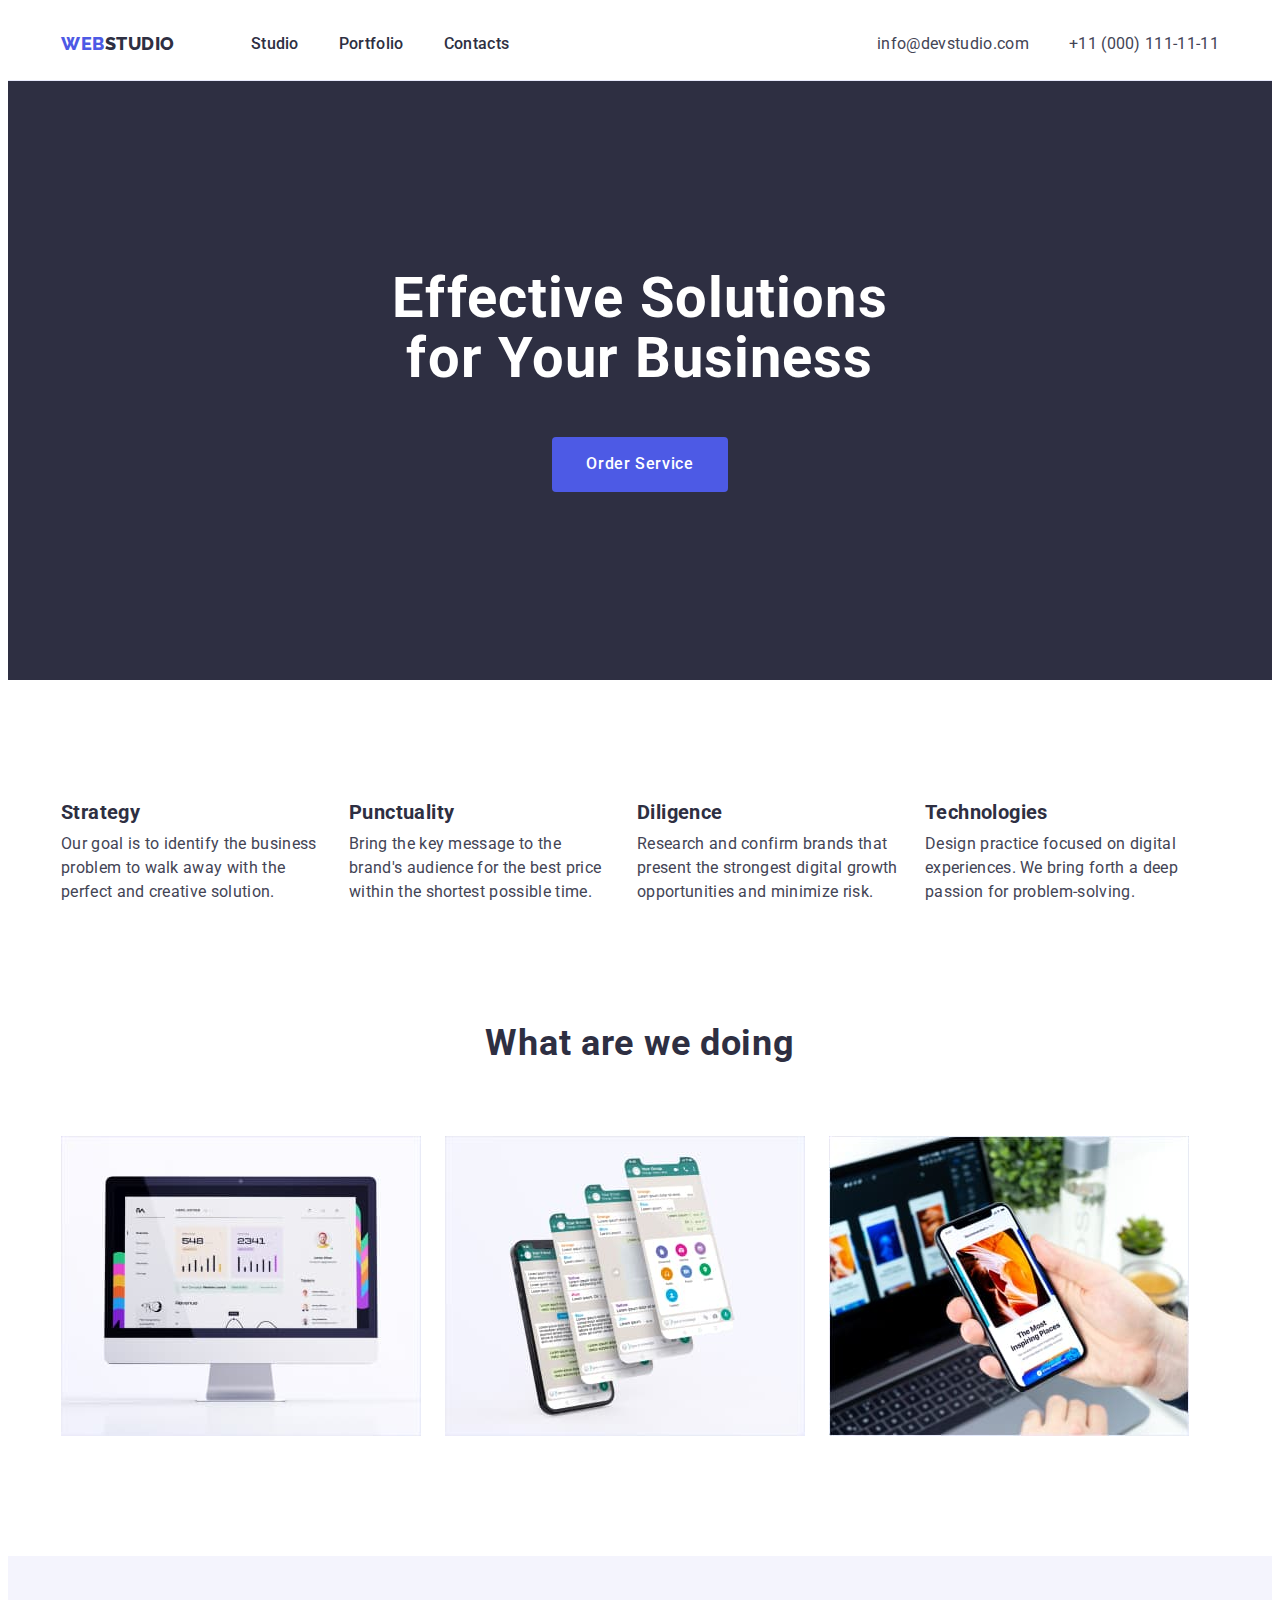
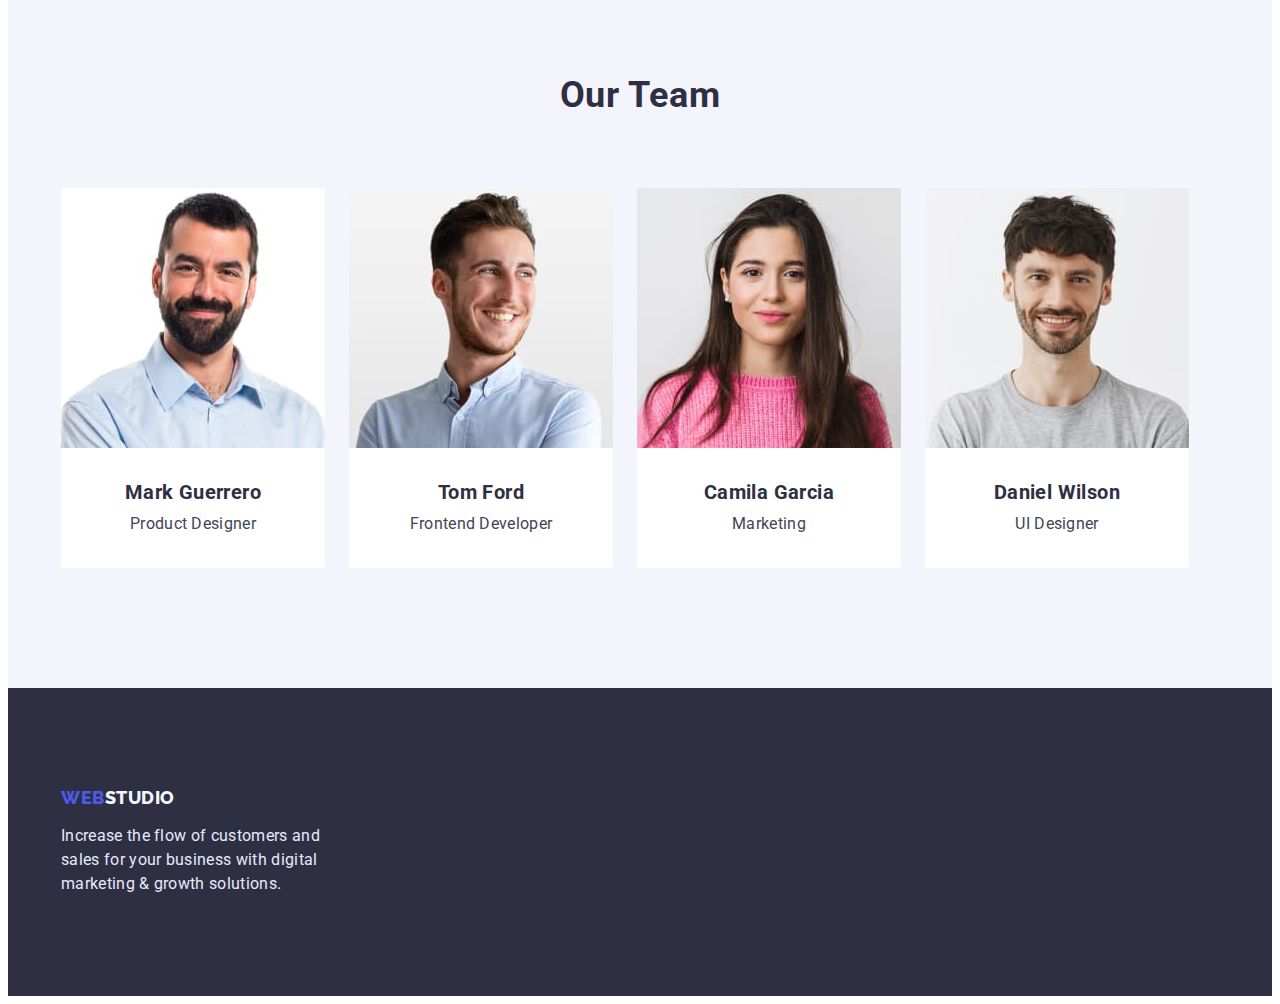
<file: index.html>
<!DOCTYPE html>
<html lang="en">
  <head>
    <meta charset="UTF-8" />
    <meta http-equiv="X-UA-Compatible" content="IE=edge" />
    <meta name="viewport" content="width=device-width, initial-scale=1.0" />
    <title>Studio</title>
    <link rel="preconnect" href="https://fonts.googleapis.com" />
    <link rel="preconnect" href="https://fonts.gstatic.com" crossorigin />
    <link
      href="https://fonts.googleapis.com/css2?family=Raleway:wght@800&family=Roboto:wght@400;500;700;900&display=swap"
      rel="stylesheet"
    />
    <link
      rel="stylesheet"
      href="https://cdnjs.cloudflare.com/ajax/libs/modern-normalize/1.1.0/modern-normalize.min.css"
      integrity="sha512-wpPYUAdjBVSE4KJnH1VR1HeZfpl1ub8YT/NKx4PuQ5NmX2tKuGu6U/JRp5y+Y8XG2tV+wKQpNHVUX03MfMFn9Q=="
      crossorigin="anonymous"
      referrerpolicy="no-referrer"
    />
    <link rel="stylesheet" href="./css/styles.css" />
  </head>
  <body>
    <header class="header">
      <div class="container header-container">
        <nav class="header-navigation">
          <a class="header-logo link" href="/"
            ><span class="header-logo-blue">WEB</span>STUDIO</a
          >
          <ul class="header-list list">
            <li class="header-item">
              <a class="header-link link" href="./index.html">Studio</a>
            </li>
            <li class="header-item">
              <a class="header-link link" href="./portfolio.html">Portfolio</a>
            </li>
            <li class="header-item">
              <a class="header-link link" href="./index.html">Contacts</a>
            </li>
          </ul>
        </nav>
        <ul class="header-list list">
          <li class="header-item">
            <a class="header-mailto link" href="mailto:info@devstudio.com"
              >info@devstudio.com</a
            >
          </li>
          <li class="header-item">
            <a class="header-tel link" href="tel:+11000111-11-11"
              >+11 (000) 111-11-11</a
            >
          </li>
        </ul>
      </div>
    </header>
    <main>
      <section class="hero">
        <div class="container">
          <h1 class="hero-tetle">Effective Solutions<br />for Your Business</h1>
          <button class="hero-btn" type="button">Order Service</button>
        </div>
      </section>
      <section class="skills">
        <div class="container">
          <h2 class="skills-hidden">Skills</h2>
          <ul class="skills-list list">
            <li class="skills-item">
              <h3 class="skills-title">Strategy</h3>
              <p class="skills-after-title">
                Our goal is to identify the business problem to walk away with
                the perfect and creative solution.
              </p>
            </li>
            <li class="skills-item">
              <h3 class="skills-title">Punctuality</h3>
              <p class="skills-after-title">
                Bring the key message to the brand's audience for the best price
                within the shortest possible time.
              </p>
            </li>
            <li class="skills-item">
              <h3 class="skills-title">Diligence</h3>
              <p class="skills-after-title">
                Research and confirm brands that present the strongest digital
                growth opportunities and minimize risk.
              </p>
            </li>
            <li class="skills-item">
              <h3 class="skills-title">Technologies</h3>
              <p class="skills-after-title">
                Design practice focused on digital experiences. We bring forth a
                deep passion for problem-solving.
              </p>
            </li>
          </ul>
        </div>
      </section>
      <section class="technologi">
        <div class="container">
          <h2 class="technologi-title">What are we doing</h2>
          <ul class="technologi-list list">
            <li class="technologi-item">
              <img
                src="./images/monitor.jpg"
                alt="computers and gadgets"
                width="360"
                height="300"
              />
            </li>
            <li class="technologi-item">
              <img
                src="./images/telefon.jpg"
                alt="computers and gadgets"
                width="360"
                height="300"
              />
            </li>
            <li class="technologi-item">
              <img
                src="./images/phone-in-hand.jpg"
                alt="computers and gadgets"
                width="360"
                height="300"
              />
            </li>
          </ul>
        </div>
      </section>
      <section class="team">
        <div class="container">
          <h2 class="team-basic-title">Our Team</h2>
          <ul class="team-list list">
            <li class="team-item">
              <img
                src="./images/mark1.jpg"
                alt="Foto Mark"
                width="264"
                height="260"
              />
              <h3 class="team-title">Mark Guerrero</h3>
              <p class="team-after-title">Product Designer</p>
            </li>
            <li class="team-item">
              <img
                src="./images/tom2.jpg"
                alt="Foto Tom"
                width="264"
                height="260"
              />
              <h3 class="team-title">Tom Ford</h3>
              <p class="team-after-title">Frontend Developer</p>
            </li>
            <li class="team-item">
              <img
                src="./images/gamila3.jpg"
                alt="Foto Gamila"
                width="264"
                height="260"
              />
              <h3 class="team-title">Camila Garcia</h3>
              <p class="team-after-title">Marketing</p>
            </li>
            <li class="team-item">
              <img
                src="./images/daniel4.jpg"
                alt="Foto Daniel"
                width="264"
                height="260"
              />
              <h3 class="team-title">Daniel Wilson</h3>
              <p class="team-after-title">UI Designer</p>
            </li>
          </ul>
        </div>
      </section>
    </main>
    <footer class="footer">
      <div class="container">
        <a class="footer-logo link" href="/"
          ><span class="footer-logo-blue">WEB</span>STUDIO</a
        >
        <p class="footer-title">
          Increase the flow of customers and sales for your business with
          digital marketing & growth solutions.
        </p>
      </div>
    </footer>
  </body>
</html>
</file>
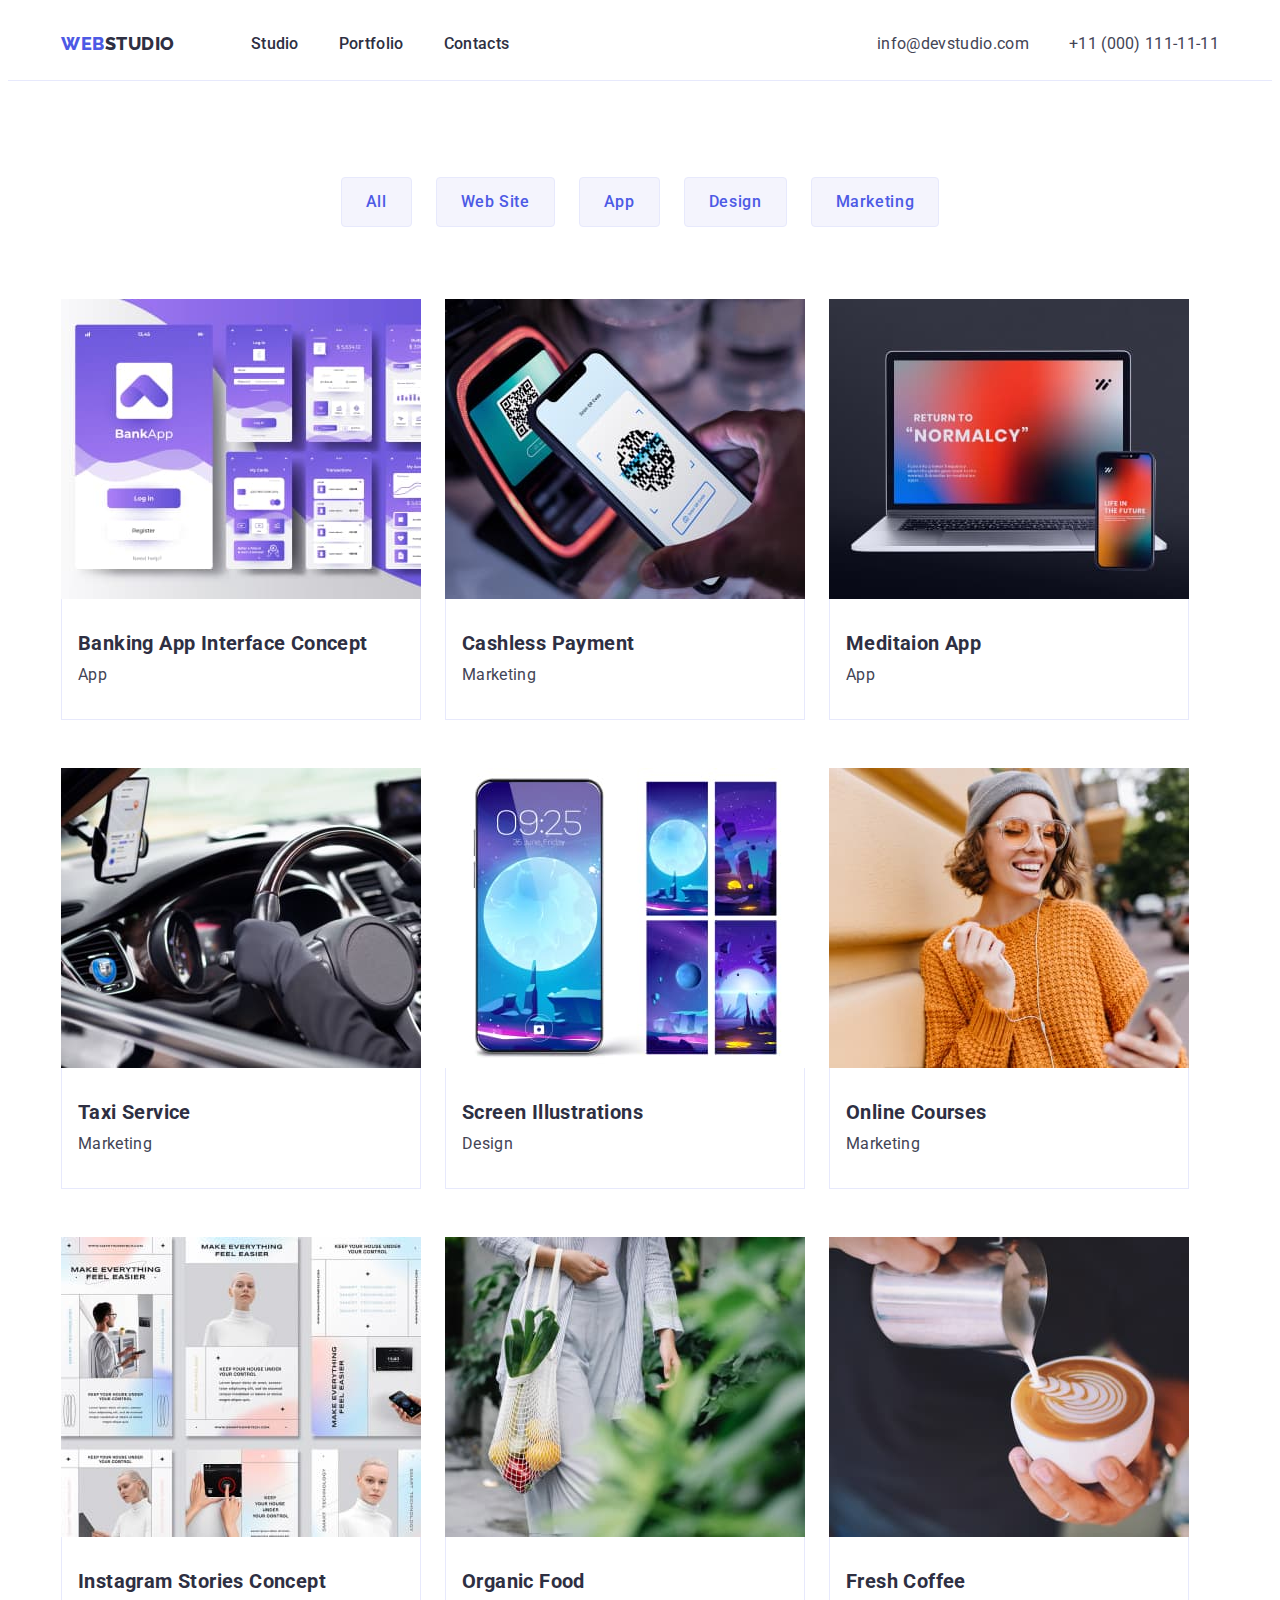
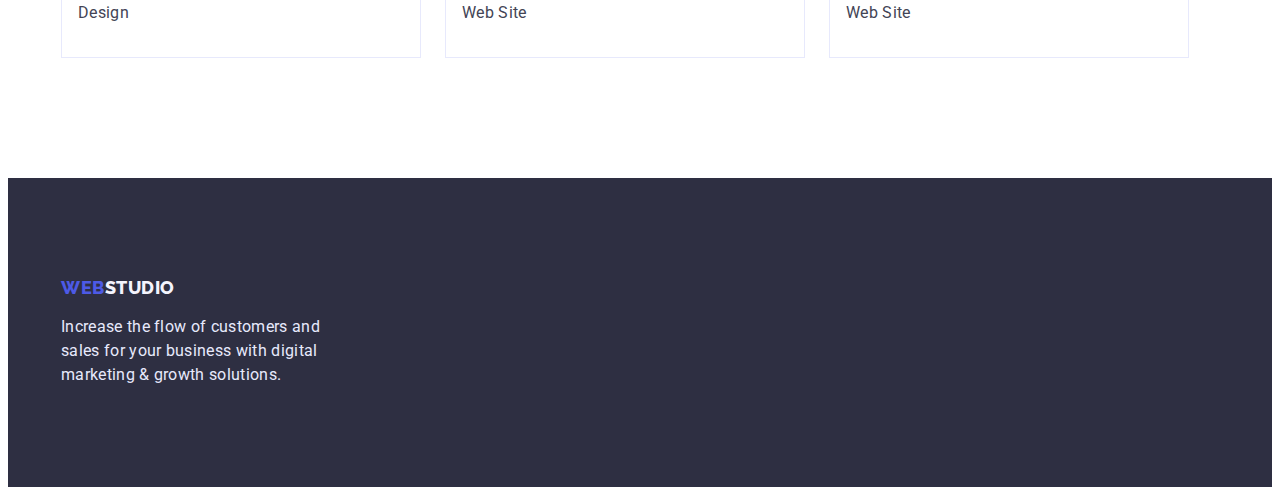
<file: portfolio.html>
<!DOCTYPE html>
<html lang="en">
  <head>
    <meta charset="UTF-8" />
    <meta http-equiv="X-UA-Compatible" content="IE=edge" />
    <meta name="viewport" content="width=device-width, initial-scale=1.0" />
    <title>Portfolio</title>
    <link rel="preconnect" href="https://fonts.googleapis.com" />
    <link rel="preconnect" href="https://fonts.gstatic.com" crossorigin />
    <link
      href="https://fonts.googleapis.com/css2?family=Raleway:wght@800&family=Roboto:wght@400;500;700;900&display=swap"
      rel="stylesheet"
    />
    <link
      rel="stylesheet"
      href="https://cdnjs.cloudflare.com/ajax/libs/modern-normalize/1.1.0/modern-normalize.min.css"
      integrity="sha512-wpPYUAdjBVSE4KJnH1VR1HeZfpl1ub8YT/NKx4PuQ5NmX2tKuGu6U/JRp5y+Y8XG2tV+wKQpNHVUX03MfMFn9Q=="
      crossorigin="anonymous"
      referrerpolicy="no-referrer"
    />
    <link rel="stylesheet" href="./css/styles.css" />
  </head>
  <body>
    <header class="header">
      <div class="container header-container">
        <nav class="header-navigation">
          <a class="header-logo link" href="/"
            ><span class="header-logo-blue">WEB</span>STUDIO</a
          >
          <ul class="header-list list">
            <li class="header-item">
              <a class="header-link link" href="./index.html">Studio</a>
            </li>
            <li class="header-item">
              <a class="header-link link" href="./portfolio.html">Portfolio</a>
            </li>
            <li class="header-item">
              <a class="header-link link" href="./index.html">Contacts</a>
            </li>
          </ul>
        </nav>
        <ul class="header-list list">
          <li class="header-item">
            <a class="header-mailto link" href="mailto:info@devstudio.com"
              >info@devstudio.com</a
            >
          </li>
          <li class="header-item">
            <a class="header-tel link" href="tel:+11000111-11-11"
              >+11 (000) 111-11-11</a
            >
          </li>
        </ul>
      </div>
    </header>
    <main>
      <section class="portfolio">
        <div class="container">
          <h1 class="portfolio-hidden">Portfolio</h1>
          <ul class="portfolio-btn-list list">
            <li class="portfolio-btn-item">
              <button class="portfolio-btn" type="button">All</button>
            </li>
            <li class="portfolio-dtn-item">
              <button class="portfolio-btn" type="button">Web Site</button>
            </li>
            <li class="portfolio-btn-item">
              <button class="portfolio-btn" type="button">App</button>
            </li>
            <li class="portfolio-btn-item">
              <button class="portfolio-btn" type="button">Design</button>
            </li>
            <li class="portfolio-btn-item">
              <button class="portfolio-btn" type="button">Marketing</button>
            </li>
          </ul>
          <ul class="portfolio-list list">
            <li class="portfolio-item">
              <a class="portfolio-link link" href=""
                ><img
                  src="./images/programs1.jpg"
                  alt="banking program"
                  width="360"
                  height="300"
                />
                <div class="border">
                  <h2 class="portfolio-title">Banking App Interface Concept</h2>
                  <p class="portfolio-under-titie">App</p>
                </div></a
              >
            </li>
            <li class="portfolio-item">
              <a class="portfolio-link link" href=""
                ><img
                  src="./images/applications2.jpg"
                  alt="barcode scanner"
                  width="360"
                  height="300"
                />
                <div class="border">
                  <h2 class="portfolio-title">Cashless Payment</h2>
                  <p class="portfolio-under-titie">Marketing</p>
                </div></a
              >
            </li>
            <li class="portfolio-item">
              <a class="portfolio-link link" href=""
                ><img
                  src="./images/phone-and-computer3.jpg"
                  alt="program for computers and phones"
                  width="360"
                  height="300"
                />
                <div class="border">
                  <h2 class="portfolio-title">Meditaion App</h2>
                  <p class="portfolio-under-titie">App</p>
                </div></a
              >
            </li>
            <li class="portfolio-item">
              <a class="portfolio-link link" href=""
                ><img
                  src="./images/navigation4.jpg"
                  alt="programs with cards"
                  width="360"
                  height="300"
                />
                <div class="border">
                  <h2 class="portfolio-title">Taxi Service</h2>
                  <p class="portfolio-under-titie">Marketing</p>
                </div></a
              >
            </li>
            <li class="portfolio-item">
              <a class="portfolio-link link" href=""
                ><img
                  src="./images/themes-for-phones5.jpg"
                  alt="pictures for phones"
                  width="360"
                  height="300"
                />
                <div class="border">
                  <h2 class="portfolio-title">Screen Illustrations</h2>
                  <p class="portfolio-under-titie">Design</p>
                </div></a
              >
            </li>
            <li class="portfolio-item">
              <a class="portfolio-link link" href=""
                ><img
                  src="./images/ligaments6.jpg"
                  alt="distance learning"
                  width="360"
                  height="300"
                />
                <div class="border">
                  <h2 class="portfolio-title">Online Courses</h2>
                  <p class="portfolio-under-titie">Marketing</p>
                </div></a
              >
            </li>
            <li class="portfolio-item">
              <a class="portfolio-link link" href=""
                ><img
                  src="./images/social-networks7.jpg"
                  alt="advertising instanram"
                  width="360"
                  height="300"
                />
                <div class="border">
                  <h2 class="portfolio-title">Instagram Stories Concept</h2>
                  <p class="portfolio-under-titie">Design</p>
                </div></a
              >
            </li>
            <li class="portfolio-item">
              <a class="portfolio-link link" href=""
                ><img
                  src="./images/useful-food8.jpg"
                  alt="heaith"
                  width="360"
                  height="300"
                />
                <div class="border">
                  <h2 class="portfolio-title">Organic Food</h2>
                  <p class="portfolio-under-titie">Web Site</p>
                </div></a
              >
            </li>
            <li class="portfolio-item">
              <a class="portfolio-link link" href=""
                ><img
                  src="./images/coffe9.jpg"
                  alt="a cup of coffee"
                  width="360"
                  height="300"
                />
                <div class="border">
                  <h2 class="portfolio-title">Fresh Coffee</h2>
                  <p class="portfolio-under-titie">Web Site</p>
                </div></a
              >
            </li>
          </ul>
        </div>
      </section>
    </main>
    <footer class="footer">
      <div class="container">
        <a class="footer-logo link" href="/"
          ><span class="footer-logo-blue">WEB</span>STUDIO</a
        >
        <p class="footer-title">
          Increase the flow of customers and sales for your business with
          digital marketing & growth solutions.
        </p>
      </div>
    </footer>
  </body>
</html>
</file>
<file: css/styles.css>
:root {
    --blue-btn-color:#4D5AE5;
    --dark-title-color:#2E2F42;
    --black-title-color:#434455;
    --white-title-color:#FFFFFF;
    --ocean-btn-color:#404BBF;
    --subtle-text-color:#8E8F99;
    --light-background-color:#F4F4FD;
    --accent-background-color:#E7E9FC;
}
p, 
h1,
h2,
h3,
h4,
h5,
h6 {
    margin: 0;
}
ul {
    margin: 0;
    padding-left: 0;
}
img {
    display: block;
}
body {
    font-family: 'Roboto',sans-serif;
    color: var(--dark-title-color);
}
.list {
    list-style: none;
}
.link {
    text-decoration: none;
}

.header {
    background: var(--white-title-color);
    border-bottom: 1px solid var(--accent-background-color);
}
.header-container{
    display: flex;
}
.header-navigation {
    display: flex;
    align-items: center;
    margin-right: auto;
}
.header-list {
    display: flex;
    gap: 40px;
}


.header-logo {
font-family: 'Raleway',sans-serif;
font-weight: 800;
font-size: 18px;
line-height: 1.33;
letter-spacing: 0.03em;
color: var(--dark-title-color);
margin-right: 76px;
}
.header-logo-blue {
font-family: 'Raleway',sans-serif;
font-weight: 800;
font-size: 18px;
line-height: 1.33;
letter-spacing: 0.03em;
color: var(--blue-btn-color);
}
.header-link {
    display: block;
    font-weight: 500;
    font-size: 16px;
    line-height: 1.5;
    letter-spacing: 0.02em;
    color: var(--dark-title-color);
    padding-top: 24px;
    padding-bottom: 24px;
}
.header-link:hover,.header-link:focus {
color: var(--blue-btn-color);
}

.header-mailto {
display: block;
font-size: 16px;
line-height: 1.5;
letter-spacing: 0.02em;
color: var(--black-title-color);
padding-top: 24px;
padding-bottom: 24px;
}
.header-tel {
display: block;
font-size: 16px;
line-height: 1.5;
letter-spacing: 0.02em;
color: var(--black-title-color);
padding-top: 24px;
padding-bottom: 24px;
}
.header-mailto:hover,.header-mailto:focus {
    color: var(--blue-btn-color);
}
.header-tel:hover,.header-tel:focus {
    color: var(--blue-btn-color);
}



.container {
    width: 1158px;
    padding-left: 15px;
    padding-right: 15px;
    margin: 0 auto;
}


.hero {
    background: var(--dark-title-color);
    padding-top: 188px;
    padding-bottom: 188px;
}
.hero-tetle {
font-weight: 700;
font-size: 56px;
line-height: 1.07;
letter-spacing: 0.02em;
color: var(--white-title-color);
margin-bottom: 48px;
}
.hero > .container {
    text-align: center;
}
.hero-btn {
    font-family: inherit;
    font-weight: 500;
    font-size: 16px;
    line-height: 1.18;
    letter-spacing: 0.04em;
    color: var(--white-title-color);
    background: var(--blue-btn-color);
    display: inline-block;
    border-radius: 4px;
    border-color: transparent;
    cursor: pointer;
    padding: 16px 32px;
}
.hero-btn:hover, .hero-btn:focus {
    background: var(--ocean-btn-color);
}


.skills {
    background: var(--white-title-color);
    padding-top: 120px;
}
.skills-list{
    display: flex;
    gap: 24px;
}
.skills-hidden {
    position: absolute;
    white-space: nowrap;
    width: 1px;
    height: 1px;
    overflow: hidden;
    border: 0;
    padding: 0;
    clip: rect(0 0 0 0);
    clip-path:inset(50%);
    margin: -1px;
}
.skills-title {
font-weight: 700;
font-size: 20px;
line-height: 1.2;
letter-spacing: 0.02em;
margin-bottom: 8px;
}
.skills-after-title {
width: 264px;
min-height: 72px;
font-size: 16px;
line-height: 1.5;
letter-spacing: 0.02em;
color: var(--black-title-color);
}


.technologi {
    background:var(--white-title-color);
    padding-top: 120px;
    padding-bottom: 120px;
}
.technologi-item {
    width: calc((100%-48) / 3);
}

.technologi-title {
font-weight: 700;
font-size: 36px;
line-height: 1.11;
text-align: center;
letter-spacing: 0.02em;
}
.technologi-list {
    display: flex;
    margin-top: 72px;
    gap: 24px;
}


.team {
    background: var(--light-background-color);
    padding-top: 120px;
    padding-bottom: 120px;
}
.team-item {
    background:var(--white-title-color);
    width: calc((100%-72px) / 4);
    padding-bottom: 32px;
   }
.team-list {
    display: flex;
    gap: 24px;
}
.team-basic-title {
font-weight: 700;
font-size: 36px;
line-height: 1.11;
text-align: center;
letter-spacing: 0.02em;
text-transform: capitalize;
margin-bottom: 72px;
}
.team-title {
font-weight: 700;
font-size: 20px;
line-height: 1.2;
letter-spacing: 0.02em;
text-align: center;
margin-top: 32px;
margin-bottom: 8px;
}
.team-after-title {
font-size: 16px;
line-height: 1.5;
letter-spacing: 0.02em;
text-align: center;
color: var(--black-title-color);
}


.footer {
    background:  var(--dark-title-color);
    padding-top: 100px;
    padding-bottom: 100px;
}
.footer-logo {
    font-family: 'Raleway',sans-serif;
    font-weight: 800;
    font-size: 18px;
    line-height: 1.16;
    align-items: center;
    letter-spacing: 0.03em;
    color: var(--light-background-color);
}
.footer-logo-blue {
font-family: 'Raleway',sans-serif;
font-weight: 800;
font-size: 18px;
line-height: 1.16;
align-items: center;
letter-spacing: 0.03em;
color: var(--blue-btn-color);
}
.footer-title {
max-width: 264px;
font-family: 'Roboto';
font-size: 16px;
line-height: 1.5;
letter-spacing: 0.02em;
color: var(--accent-background-color);
margin-top: 16px;
}
.portfolio {
    background: var(--white-title-color);
    padding-top: 96px;
    padding-bottom: 120px;

}
.portfolio-hidden {
    position: absolute;
    white-space: nowrap;
    width: 1px;
    height: 1px;
    overflow: hidden;
    border: 0;
    padding: 0;
    clip: rect(0 0 0 0);
    clip-path:inset(50%);
    margin: -1px;
}
.portfolio-btn-list {
display: flex;
flex-direction: row;
justify-content: center;
align-items: center;
gap: 24px;
margin-bottom: 72px;
}

.portfolio-list{
    flex-basis: 360px;
    display: flex;
    flex-wrap: wrap;
    column-gap: 24px;
    row-gap: 48px;
}



.portfolio-btn {
font-family: inherit;
font-weight: 500;
font-size: 16px;
line-height: 1.5;
letter-spacing: 0.04em;
color: var(--blue-btn-color);
background-color: var(--light-background-color);
cursor: pointer;
display: inline-block;
border-radius: 4px;
padding: 12px 24px;
border:1px solid var(--accent-background-color);
}

.portfolio-btn:hover,.portfolio-btn:focus {
   background-color: var(--ocean-btn-color);
   color: var(--white-title-color);
   border-color: transparent;
}

.portfolio-title {
font-weight: 700;
font-size: 20px;
line-height: 1.2;
letter-spacing: 0.02em;
color: var(--dark-title-color);
}
.portfolio-under-titie {
font-size: 16px;
line-height: 1.5;
letter-spacing: 0.02em;
color: var(--black-title-color);
margin-top: 8px;
}

.border {
border: 1px solid var(--accent-background-color);
padding-top: 32px;
padding-left: 16px;
padding-bottom: 32px;
border-top: none;
}
</file>
